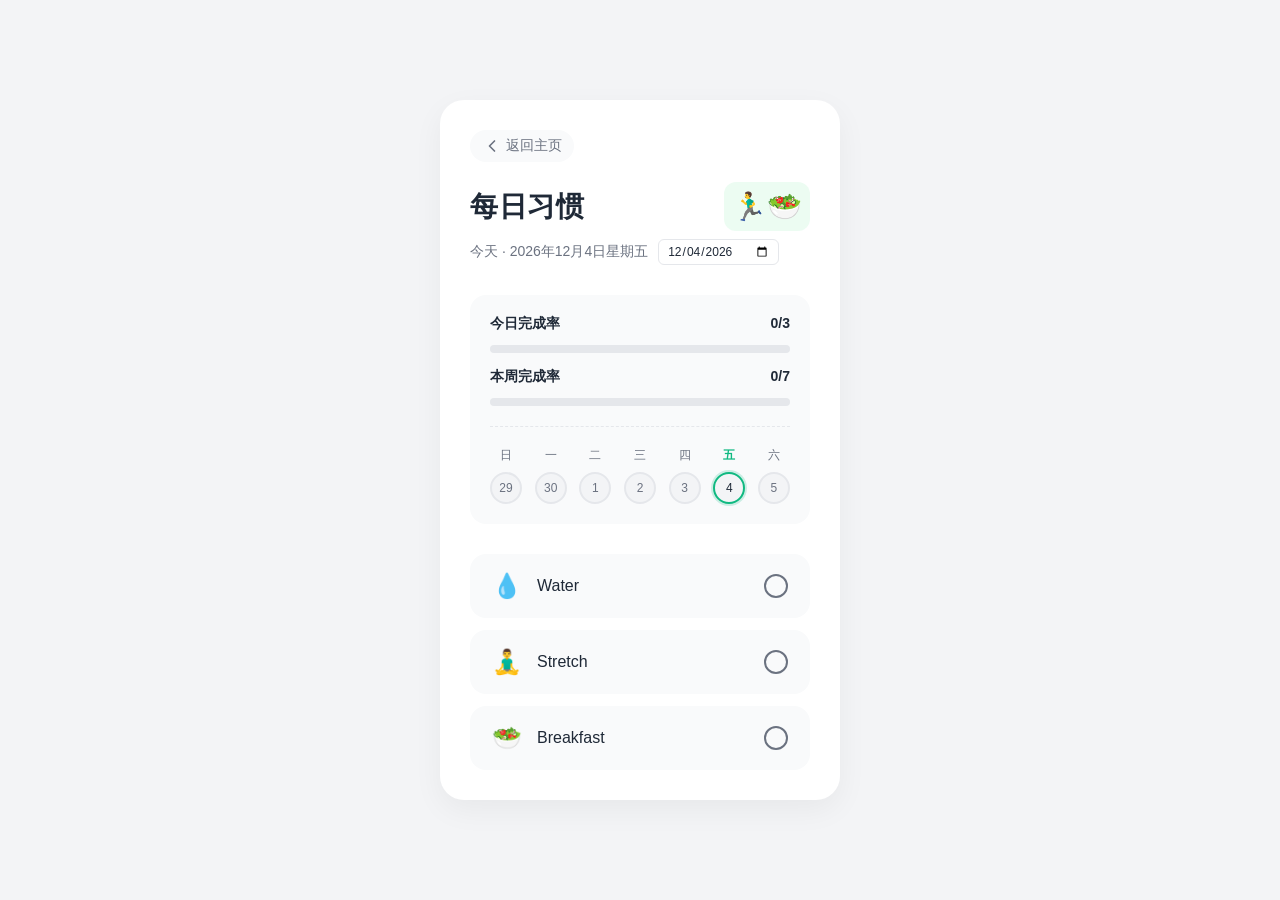
<file: habit/habit-tracker/index.html>
<!DOCTYPE html>
<html lang="zh-CN">
<head>
    <meta charset="UTF-8">
    <meta name="viewport" content="width=device-width, initial-scale=1.0">
    <title>健康习惯打卡</title>
    <link rel="stylesheet" href="style.css">
</head>
<body>
    <div class="app-container">
        <div class="back-nav">
            <a href="../../index.html" class="back-btn">
                <svg xmlns="http://www.w3.org/2000/svg" width="20" height="20" viewBox="0 0 24 24" fill="none" stroke="currentColor" stroke-width="2" stroke-linecap="round" stroke-linejoin="round"><path d="m15 18-6-6 6-6"/></svg>
                返回主页
            </a>
        </div>
        <header>
            <div class="header-title">
                <h1>每日习惯</h1>
                <span class="header-icon">🏃‍♂️🥗</span>
            </div>
            <div class="date-control">
                <p class="date-display" id="currentDate">加载中...</p>
                <input type="date" id="datePicker" class="date-input">
            </div>
        </header>

        <section class="progress-section">
            <!-- 今日完成率 -->
            <div class="progress-header">
                <span>今日完成率</span>
                <span id="dailyProgressText">0/3</span>
            </div>
            <div class="progress-bar-container" style="margin-bottom: 15px;">
                <div class="progress-bar" id="dailyProgressBar"></div>
            </div>

            <!-- 本周完成率 -->
            <div class="progress-header">
                <span>本周完成率</span>
                <span id="weeklyProgressText">0/7</span>
            </div>
            <div class="progress-bar-container">
                <div class="progress-bar" id="weeklyProgressBar"></div>
            </div>
            
            <!-- 周打卡进程视图 -->
            <div class="week-view" id="weekView">
                <!-- JS 动态渲染 -->
            </div>
        </section>

        <section class="habits-section">
            <ul class="habit-list" id="habitList">
                <!-- 习惯列表将由 JS 动态渲染 -->
            </ul>
        </section>
    </div>
    <script src="script.js"></script>
</body>
</html>
</file>
<file: habit/habit-tracker/style.css>
:root {
    --bg-color: #f3f4f6;
    --container-bg: #ffffff;
    --text-main: #1f2937;
    --text-secondary: #6b7280;
    --accent-color: #10b981; /* 健康绿 */
    --border-color: #e5e7eb;
    --item-bg: #f9fafb;
    --item-bg-hover: #f3f4f6;
}

* {
    margin: 0;
    padding: 0;
    box-sizing: border-box;
    font-family: -apple-system, BlinkMacSystemFont, "Segoe UI", Roboto, Helvetica, Arial, sans-serif;
}

body {
    background-color: var(--bg-color);
    color: var(--text-main);
    display: flex;
    justify-content: center;
    align-items: center;
    min-height: 100vh;
    padding: 20px;
}

.app-container {
    background-color: var(--container-bg);
    width: 100%;
    max-width: 400px;
    border-radius: 24px;
    padding: 30px;
    box-shadow: 0 10px 30px rgba(0, 0, 0, 0.05);
}

.back-nav {
    margin-bottom: 20px;
}

.back-btn {
    display: inline-flex;
    align-items: center;
    gap: 4px;
    color: var(--text-secondary);
    text-decoration: none;
    font-size: 14px;
    font-weight: 500;
    padding: 6px 12px;
    border-radius: 20px;
    background-color: var(--item-bg);
    transition: all 0.2s ease;
}

.back-btn:hover {
    background-color: var(--item-bg-hover);
    color: var(--accent-color);
}

header {
    margin-bottom: 30px;
}

.header-title {
    display: flex;
    justify-content: space-between;
    align-items: center;
    margin-bottom: 8px;
}

h1 {
    font-size: 28px;
    font-weight: 700;
    letter-spacing: 0.5px;
}

.header-icon {
    font-size: 28px;
    background: rgba(74, 222, 128, 0.1);
    padding: 8px;
    border-radius: 12px;
}

.date-control {
    display: flex;
    align-items: center;
    gap: 10px;
}

.date-display {
    color: var(--text-secondary);
    font-size: 14px;
}

.date-input {
    border: 1px solid var(--border-color);
    border-radius: 6px;
    padding: 4px 8px;
    font-size: 12px;
    color: var(--text-main);
    background-color: var(--container-bg);
    outline: none;
    cursor: pointer;
}

.date-input:focus {
    border-color: var(--accent-color);
}

.progress-section {
    margin-bottom: 30px;
    background-color: var(--item-bg);
    padding: 20px;
    border-radius: 16px;
}

.progress-header {
    display: flex;
    justify-content: space-between;
    margin-bottom: 12px;
    font-size: 14px;
    font-weight: 600;
}

#progressText {
    color: var(--accent-color);
}

.progress-bar-container {
    width: 100%;
    height: 8px;
    background-color: var(--border-color);
    border-radius: 4px;
    overflow: hidden;
}

.progress-bar {
    height: 100%;
    background-color: var(--accent-color);
    width: 0%;
    border-radius: 4px;
    transition: width 0.5s ease-in-out;
}

/* 周打卡进程视图 */
.week-view {
    display: flex;
    justify-content: space-between;
    margin-top: 20px;
    padding-top: 20px;
    border-top: 1px dashed var(--border-color);
}

.day-item {
    display: flex;
    flex-direction: column;
    align-items: center;
    gap: 8px;
    cursor: pointer;
}

.day-item:hover .day-circle {
    border-color: var(--accent-color);
}

.day-name {
    font-size: 12px;
    color: var(--text-secondary);
}

.day-circle {
    width: 32px;
    height: 32px;
    border-radius: 50%;
    background-color: var(--bg-color);
    display: flex;
    justify-content: center;
    align-items: center;
    font-size: 12px;
    color: var(--text-secondary);
    border: 2px solid var(--border-color);
    transition: all 0.3s ease;
}

.day-item.today .day-name {
    color: var(--accent-color);
    font-weight: bold;
}

.day-item.selected .day-circle {
    border-color: var(--accent-color);
    color: var(--text-main);
    box-shadow: 0 0 0 2px rgba(16, 185, 129, 0.2);
}

.day-item.completed .day-circle {
    background-color: var(--accent-color);
    border-color: var(--accent-color);
    color: #ffffff;
    font-weight: bold;
}

.habits-section {
    margin-top: 20px;
}

.habit-list {
    list-style: none;
    display: flex;
    flex-direction: column;
    gap: 12px;
}

.habit-item {
    display: flex;
    align-items: center;
    justify-content: space-between;
    background-color: var(--item-bg);
    padding: 16px 20px;
    border-radius: 16px;
    cursor: pointer;
    transition: all 0.2s ease;
    border: 2px solid transparent;
}

.habit-item:hover {
    background-color: var(--item-bg-hover);
}

.habit-item.completed {
    border-color: var(--accent-color);
    background-color: rgba(74, 222, 128, 0.1);
}

.habit-info {
    display: flex;
    align-items: center;
    gap: 15px;
}

.habit-icon {
    font-size: 24px;
}

.habit-name {
    font-size: 16px;
    font-weight: 500;
}

.habit-item.completed .habit-name {
    color: var(--accent-color);
    font-weight: 600;
}

.check-circle {
    width: 24px;
    height: 24px;
    border-radius: 50%;
    border: 2px solid var(--text-secondary);
    display: flex;
    justify-content: center;
    align-items: center;
    transition: all 0.2s ease;
}

.habit-item.completed .check-circle {
    background-color: var(--accent-color);
    border-color: var(--accent-color);
}

.check-circle::after {
    content: '';
    width: 6px;
    height: 12px;
    border: solid #ffffff;
    border-width: 0 2px 2px 0;
    transform: rotate(45deg);
    opacity: 0;
    margin-bottom: 2px;
}

.habit-item.completed .check-circle::after {
    opacity: 1;
}
</file>
